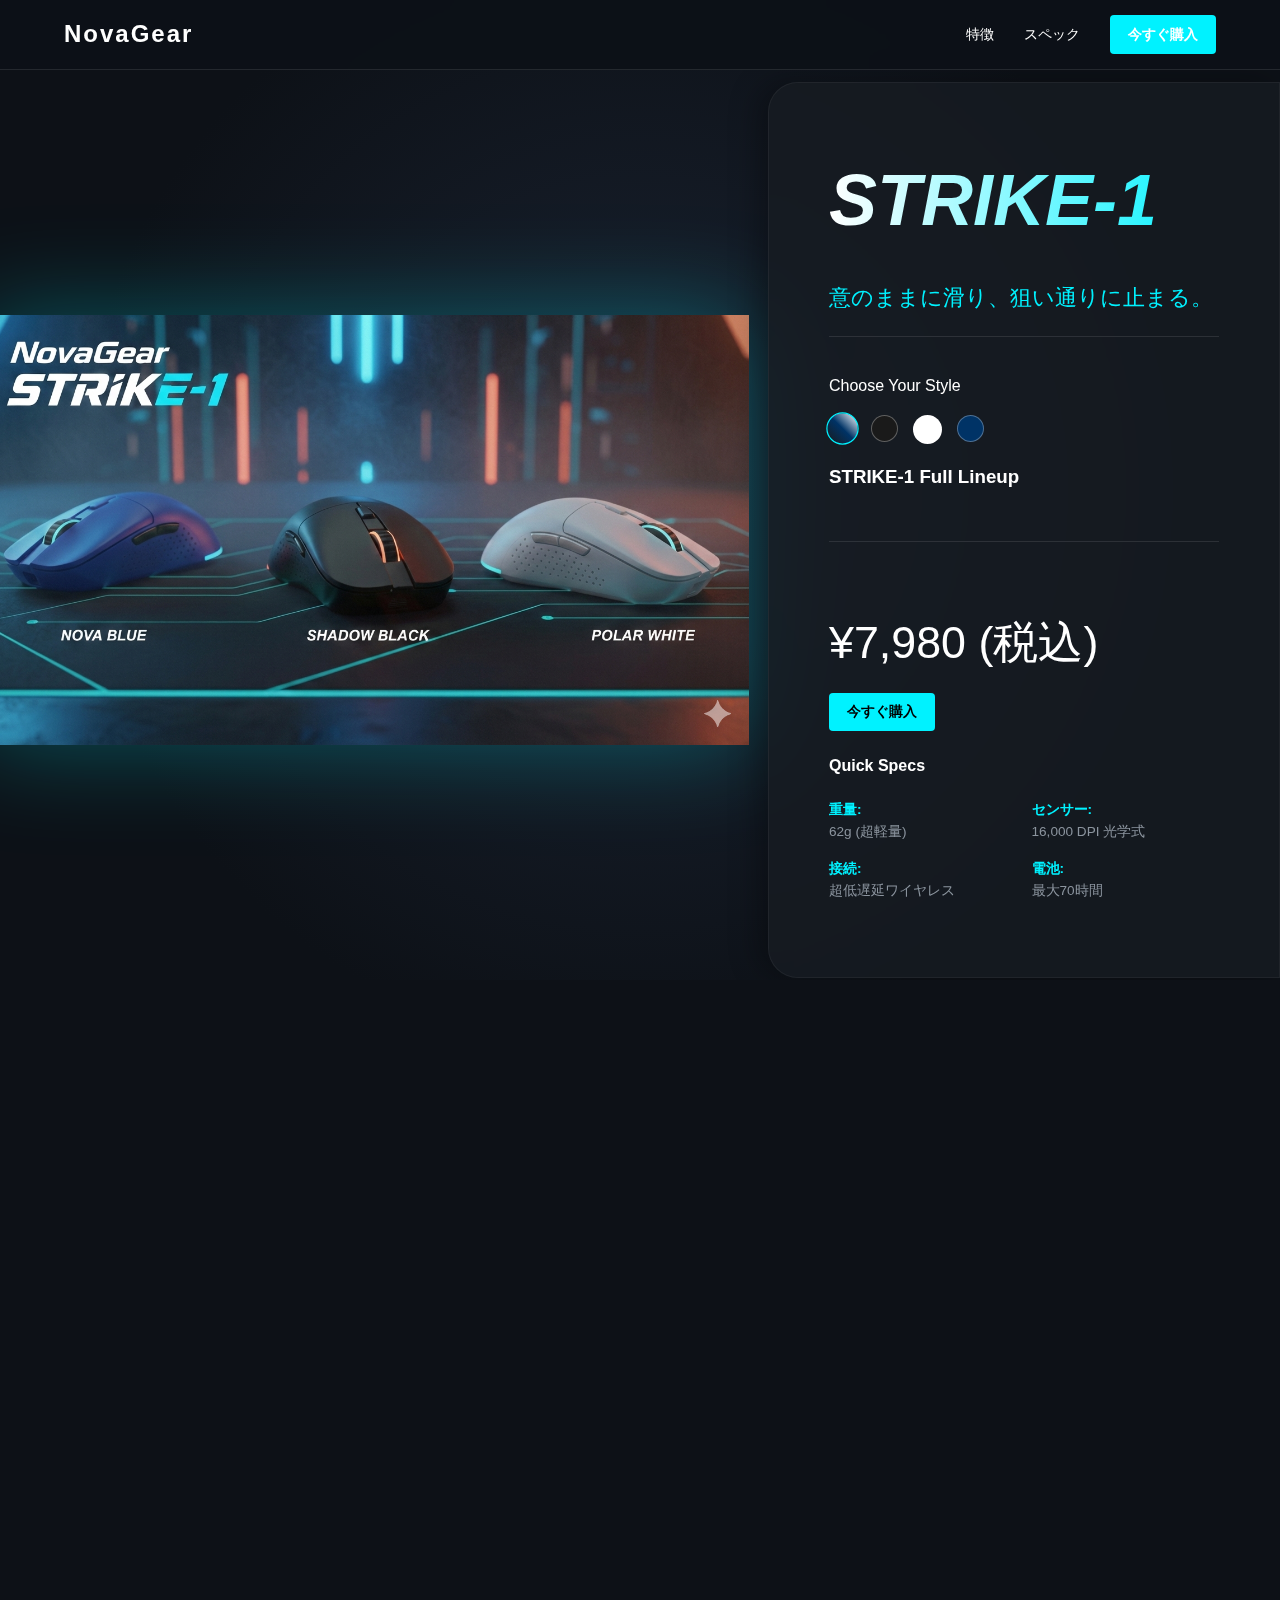
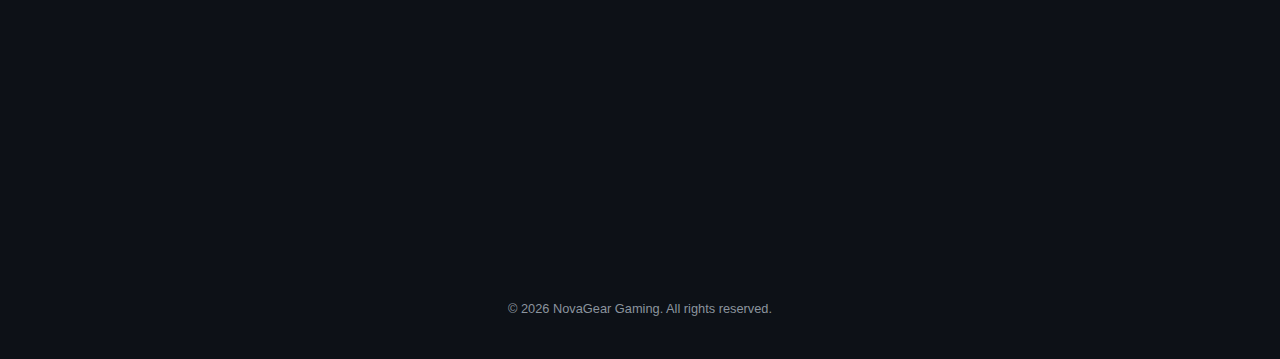
<file: index.html>
<!DOCTYPE html>
<html lang="ja">
<head>
    <meta charset="UTF-8">
    <meta name="viewport" content="width=device-width, initial-scale=1.0">
    <title>NovaGear STRIKE-1 | 次世代のエントリーFPSマウス</title>
    <link rel="stylesheet" href="style.css">
</head>
<body>

<header>
    <div class="logo">NovaGear</div>
    <nav class="nav-links">
        <a href="#features">特徴</a>
        <a href="#specs">スペック</a>
        <a href="checkout.html" class="buy-button" style="text-decoration: none; display: inline-block; text-align: center;">
            今すぐ購入
        </a>
    </nav>
</header>

<section class="hero">
    <div class="hero-split-container">

        <div class="hero-left">
            <div class="image-container-large">
                <img src="strike-1_3color.png" id="main-mouse-image" alt="STRIKE-1">
            </div>
        </div>

        <div class="hero-right">
            <div class="product-Header">
                <h1>STRIKE-1</h1>
                <p class="catchphrase">意のままに滑り、狙い通りに止まる。</p>
            </div>

            <div class="color-selector-panel">
                <p class="selector-label">Choose Your Style</p>
                <div class="color-dots">
                    <div class="dot all-colors active" onclick="changeColor('all', this)"></div>
        
                    <div class="dot black" onclick="changeColor('black', this)"></div>
                    <div class="dot white" onclick="changeColor('white', this)"></div>
                    <div class="dot blue" onclick="changeColor('blue', this)"></div>
                </div>
                <h3 id="current-color-name">STRIKE-1 Full Lineup</h3>
            </div>

            <div class="purchase-action">
                <p class="price">¥7,980 <span class="tax">(税込)</span></p>
                <a href="checkout.html" class="buy-button" style="text-decoration: none; display: inline-block; text-align: center;">
                    今すぐ購入
                </a>
            </div>

            <div class="mini-specs">
                <h4>Quick Specs</h4>
                <ul>
                    <li><span>重量:</span> 62g (超軽量)</li>
                    <li><span>センサー:</span> 16,000 DPI 光学式</li>
                    <li><span>接続:</span> 超低遅延ワイヤレス</li>
                    <li><span>電池:</span> 最大70時間</li>
                </ul>
            </div>
        </div>
    </div>
</section>

<section id="features" class="features">
    <div class="feature-card">
        <h3>Zero-Friction ソール</h3>
        <p>摩擦を感じさせない究極の滑り出し。初動の遅れをゼロにします。</p>
    </div>
    <div class="feature-card">
        <h3>ハイブリッド・グリップ</h3>
        <p>特殊ラバーが指先にフィット。激しい操作でもピタッと止まります。</p>
    </div>
    <div class="feature-card">
        <h3>日本人の手にフィット</h3>
        <p>1000人のデータを元に設計。握った瞬間、手の一部になります。</p>
    </div>
</section>

<section id="specs" class="specs">
    <h2 style="text-align: center;">スペック</h2>
    <table>
        <tr><th>重量</th><td>62g (超軽量設計)</td></tr>
        <tr><th>センサー</th><td>16,000 DPI 光学式</td></tr>
        <tr><th>接続</th><td>超低遅延ワイヤレス</td></tr>
        <tr><th>電池</th><td>最大70時間持続</td></tr>
        <tr><th>価格</th><td>7,980円 (税込)</td></tr>
    </table>
</section>

<footer>
    &copy; 2026 NovaGear Gaming. All rights reserved.
</footer>

<script src="script.js"></script>

</body>
</html>
</file>
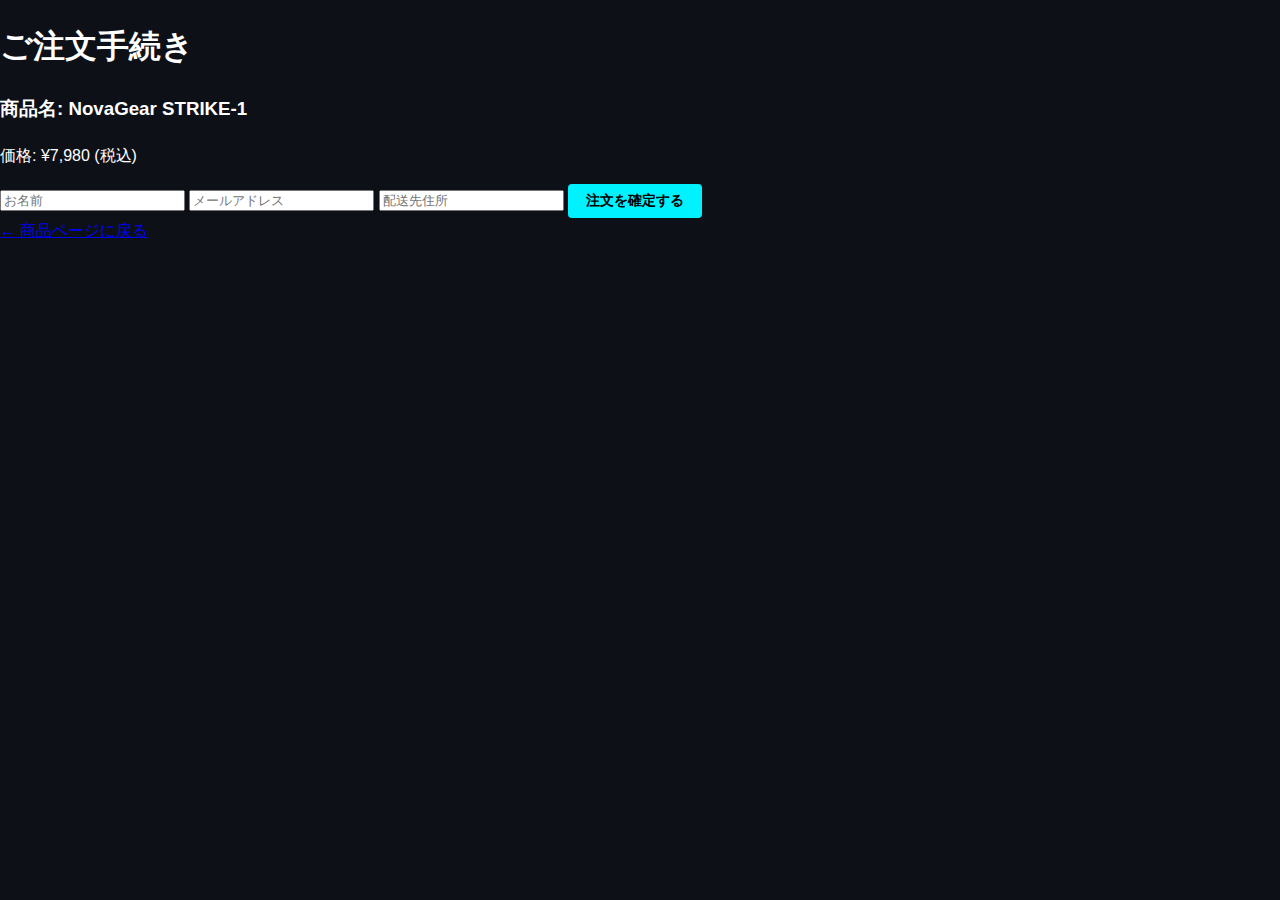
<file: checkout.html>
<!DOCTYPE html>
<html lang="ja">
<head>
    <meta charset="UTF-8">
    <title>Checkout - STRIKE-1</title>
    <link rel="stylesheet" href="style.css"> </head>
<body>
    <div class="container">
        <h1>ご注文手続き</h1>
        <div class="order-summary">
            <h3>商品名: NovaGear STRIKE-1</h3>
            <p>価格: ¥7,980 (税込)</p>
        </div>
        
        <form class="checkout-form">
            <input type="text" placeholder="お名前" required>
            <input type="email" placeholder="メールアドレス" required>
            <input type="text" placeholder="配送先住所" required>
            <button type="submit" class="buy-button">注文を確定する</button>
        </form>
        
        <a href="index.html">← 商品ページに戻る</a>
    </div>
</body>
</html>
</file>
<file: style.css>
/* --- 共通設定（既存のものを維持） --- */
:root {
    --bg-color: #0d1117;
    --accent-color: #00f2ff;
    --text-color: #ffffff;
    --gray-color: #8b949e;
    --card-bg: #161b22;
}

body {
    margin: 0;
    font-family: 'Noto Sans JP', sans-serif;
    background-color: var(--bg-color);
    color: var(--text-color);
    line-height: 1.6;
}

/* Header */
header {
    display: flex;
    justify-content: space-between;
    align-items: center;
    padding: 15px 5%;
    background: rgba(13, 17, 23, 0.95);
    backdrop-filter: blur(10px);
    position: fixed;
    top: 0;
    left: 0;
    right: 0;
    z-index: 1000;
    border-bottom: 1px solid rgba(255, 255, 255, 0.1);
}

.logo { font-weight: bold; font-size: 1.5rem; letter-spacing: 2px; }

.nav-links {
    display: flex;
    align-items: center;
    gap: 30px;
}

.nav-links a {
    color: var(--text-color);
    text-decoration: none;
    font-size: 0.9rem;
    transition: color 0.3s;
}

.nav-links a:hover { color: var(--accent-color); }

.buy-button {
    display: inline-block; /* これがないとpaddingなどが正しく効きません */
    text-decoration: none; /* リンクの下線を消します */
    text-align: center;    /* 文字を中央揃えにします */
    cursor: pointer;       /* カーソルを指マークにします */
    border: none;          /* buttonタグだった場合の枠線を消します */
    background: var(--accent-color);
    color: #000;
    padding: 8px 18px;
    border-radius: 4px;
    font-weight: bold;
    font-size: 0.85rem;
    text-decoration: none;
    animation: pulse 2s infinite;
}

/* ホバー時（マウスを乗せた時）のデザイン */
.buy-button:hover {
    filter: brightness(1.1); /* 少しだけ明るくする（または直接色を指定してもOK） */
}

/* クリック時（押した瞬間）のデザイン */
.buy-button:active {
    transform: scale(0.98); /* 少しだけ凹むような演出 */
}

/* --- Hero Section (2カラム構成) --- */
.hero {
    min-height: 100vh;
    display: flex;
    align-items: center;
    justify-content: center;
    padding: 80px 0 0;
    background: radial-gradient(circle at center, #1a2332 0%, #0d1117 70%);
    overflow: hidden;
}

.hero-split-container {
    display: grid;
    grid-template-columns: 1.2fr 0.8fr; /* 左:画像、右:情報の比率 */
    width: 100vw;       /* 画面の横幅いっぱいを使う */
    max-width: 100%;    /* 制限を解除 */
    min-height: 80vh;
    align-items: center;
    gap: 0;             /* 中央の隙間を一旦0にして、内部のパディングで調整 */
}

/* 左カラム：画像 */
.hero-left {
    width: 100%;
    height: 100%;
    display: flex;
    justify-content: center; /* 左エリア内での中央寄せ */
    align-items: center;
    padding: 0 0%;          /* 少しだけ余白を持たせる */
}

.image-container-large {
    display: flex;
    align-items: center;
    justify-content: center;
    width: 100%;
    max-width: 700px;
    margin: 0 auto;
}

/* 画像を表示する親要素（箱）のサイズを固定する */
.image-display-area { 
    width: 100%;
    height: 800px; /* ここで「箱」の高さを好みの数値で固定 */
    display: flex;
    align-items: center; /* 縦方向の中央寄せ */
    justify-content: center; /* 横方向の中央寄せ */
    background-color: transparent; /* 背景を透明に（必要なら背景色を） */
    overflow: hidden; /* 万が一はみ出しても隠す */
}

#main-mouse-image {
    width: auto;
    height: auto;
    object-fit: contain;
    max-height: 100%;
    max-width: 110%;
    transform: translateX(-20px);
    filter: drop-shadow(0 0 50px rgba(0, 242, 255, 0.3));
}

/* 右カラム：情報パネル */
.hero-right {
    display: flex;
    flex-direction: column;
    justify-content: center;
    padding: 60px; /* ボックス内の余白 */
    background: rgba(22, 27, 34, 0.8); /* 少し明るいカード背景色 */
    backdrop-filter: blur(10px); /* 背景を少しぼかして高級感を出す */
    border-radius: 30px 0 0 30px; /* 左側だけ丸めて、左エリアとの一体感を出す */
    border: 1px solid rgba(255, 255, 255, 0.05);
    box-shadow: -10px 0 30px rgba(0, 0, 0, 0.3);
    text-align: left;
}

.hero-right h1 {
    font-size: 4.5rem;
    margin: 0;
    font-style: italic;
    background: linear-gradient(to right, #fff, var(--accent-color)); /* 文字にグラデーション */
    -webkit-background-clip: text;
    background-clip: text;
    -webkit-text-fill-color: transparent;
}

.hero-right .catchphrase {
    font-size: 1.4rem;
    color: var(--accent-color);
    margin-bottom: 20px;
}

/* 色選択パネル */
.color-selector-panel {
    padding: 20px 0;
    border-top: 1px solid rgba(255, 255, 255, 0.1);
}

.color-dots {
    display: flex;
    gap: 15px;
    justify-content: flex-start;
    margin: 15px 0;
}

.dot {
    width: 25px;
    height: 25px;
    border-radius: 50%;
    cursor: pointer;
    border: 2px solid transparent;
    transition: transform 0.2s, border-color 0.2s;
}

.dot.all-colors {
    background: linear-gradient(45deg, #1a1a1a, #003366, #ffffff);
    border: 1px solid rgba(255,255,255,0.3);
}

/* クリックした時の「指マーク」を徹底 */
.dot {
    cursor: pointer;
}
.dot.black { background: #1a1a1a; border: 1px solid rgba(255, 255, 255, 0.3); }
.dot.white { background: #ffffff; }
.dot.blue  { background: #003366; border: 1px solid rgba(255, 255, 255, 0.3); }
.dot.active { border-color: var(--accent-color); transform: scale(1.2); }
.dot:hover { transform: scale(1.3); border: 2px solid var(--accent-color); }

/* 購入エリアと価格の強調 */
.purchase-action {
    margin-top: 10px;
    padding-top: 20px;
    border-top: 1px solid rgba(255, 255, 255, 0.1);
}

.price {
    font-size: 2.8rem;
    color: #fff;
    margin-bottom: 15px;
}

.hero-buy-btn {
    background: var(--accent-color);
    color: #000;
    border: none;
    padding: 18px;
    border-radius: 5px;
    font-weight: bold;
    font-size: 1.1rem;
    cursor: pointer;
    transition: transform 0.2s;
}

/* 簡易スペック */
.mini-specs ul {
    list-style: none;
    padding: 0;
    display: grid;
    grid-template-columns: 1fr 1fr;
    gap: 15px;
}
.mini-specs li { font-size: 0.85rem; color: var(--gray-color); }
.mini-specs li span { color: var(--accent-color); font-weight: bold; display: block; }

/* --- その他セクション（既存を維持） --- */
.features { padding: 80px 5%; display: grid; grid-template-columns: repeat(auto-fit, minmax(300px, 1fr)); gap: 30px; }
.feature-card { background: var(--card-bg); padding: 30px; border-radius: 15px; border-bottom: 3px solid var(--accent-color); transition: 0.3s; }
.feature-card:hover { background: #1c2128; transform: translateY(-5px); }

.specs { padding: 80px 5%; background: #090c10; }
table { width: 100%; border-collapse: collapse; margin-top: 20px; }
th, td { padding: 15px; border-bottom: 1px solid #30363d; text-align: left; }
th { color: var(--accent-color); }

footer { text-align: center; padding: 40px; color: var(--gray-color); font-size: 0.8rem; }

/* アニメーション用 */
@keyframes pulse {
    0% { box-shadow: 0 0 0 0 rgba(0, 242, 255, 0.7); }
    70% { box-shadow: 0 0 0 15px rgba(0, 242, 255, 0); }
    100% { box-shadow: 0 0 0 0 rgba(0, 242, 255, 0); }
}

.reveal { opacity: 0; transform: translateY(30px); transition: all 0.8s ease-out; }
.reveal.active { opacity: 1; transform: translateY(0); }

/* レスポンシブ */
@media (max-width: 960px) {
    .hero-split-container { grid-template-columns: 1fr; text-align: center; }
    .hero-right { align-items: center; text-align: center; }
    .color-dots { justify-content: center; }
    .hero-right h1 { font-size: 2.5rem; }
}
</file>
